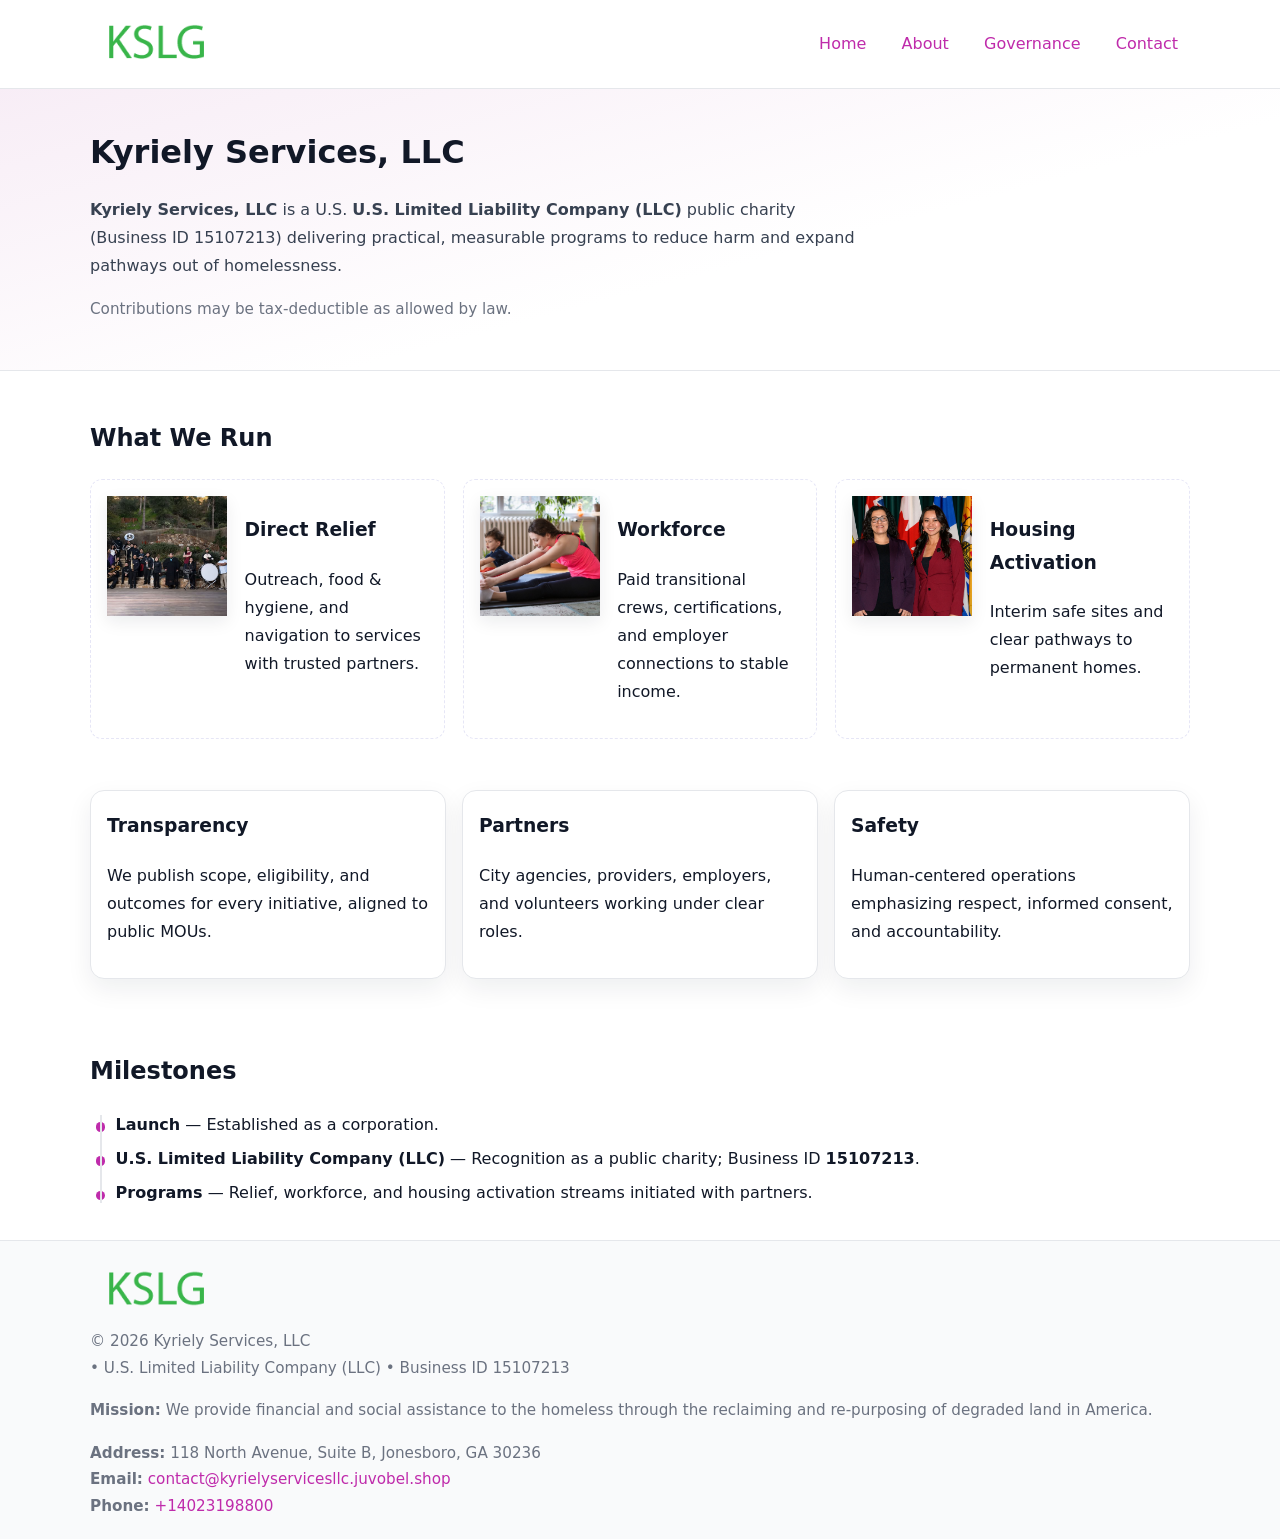
<file: index.html>
<!doctype html>
<html lang="en">
<head>
<meta charset="utf-8"/><meta name="viewport" content="width=device-width,initial-scale=1"/>
<title>Kyriely Services, LLC – Nonprofit • 2025</title>
<link rel="stylesheet" href="assets/styles.css"/><link rel="icon" href="images/logo.png">
<meta name="data-ein" content="15107213"><meta name="data-name" content="Kyriely Services, LLC">
<meta name="data-email" content="contact@kyrielyservicesllc.juvobel.shop"><meta name="data-phone" content="+14023198800">
<meta name="data-address" content="118 North Avenue, Suite B, Jonesboro, GA 30236"><meta name="data-map" content="118+North+Avenue,+Suite+B,+Jonesboro,+GA+30236">
  <meta name="description" content="Dedicated to community services, education, and direct relief, Kyriely Services, LLC collaborates with neighbors and partners to deliver practical help and long-term impact.">
</head>
<body>
<div style="position:absolute;left:-9999px;top:-9999px;opacity:0" data-uniq="{{UNIQUE_BLOB}}">
  <span>Dedicated to community services, education, and direct relief, Kyriely Services, LLC collaborates with neighbors and partners to deliver practical help and long-term impact.</span><svg width="12" height="12" viewBox="0 0 12 12" xmlns="http://www.w3.org/2000/svg"><circle cx="6" cy="6" r="5" fill="#0f766e"/></svg><img src="images/jobs.jpg" width="1" height="1" alt="" loading="lazy"/>
</div>

<header>
  <div class="header-wrap">
    <a href="index.html" aria-label="Home"><img src="images/logo.png" alt="Kyriely Services, LLC logo" style="width:132px"></a>
    <nav><a class="active" href="index.html">Home</a><a href="about.html">About</a><a href="governance.html">Governance</a><a href="contact.html">Contact</a></nav>
  </div>
</header>

<section class="c50b501b646">
  <div class="container">
    <h1>Kyriely Services, LLC</h1>
    <p class="c2bb3f02359"><strong>Kyriely Services, LLC</strong> is a U.S. <strong>U.S. Limited Liability Company (LLC)</strong> public charity (Business ID 15107213) delivering practical, measurable programs to reduce harm and expand pathways out of homelessness.</p>
    <p class="small">Contributions may be tax-deductible as allowed by law.</p>
  </div>
</section>

<main>
  <!-- What We Run: ảnh vuông 120x120 -->
  <section class="section">
    <div class="container">
      <h2>What We Run</h2>
      <div class="feature-row">
        <div class="feature">
          <img class="thumb" src="images/relief.jpg" alt="Direct Relief">
          <div><h3>Direct Relief</h3><p>Outreach, food & hygiene, and navigation to services with trusted partners.</p></div>
        </div>
        <div class="feature">
          <img class="thumb" src="images/jobs.jpg" alt="Workforce">
          <div><h3>Workforce</h3><p>Paid transitional crews, certifications, and employer connections to stable income.</p></div>
        </div>
        <div class="feature">
          <img class="thumb" src="images/land.jpg" alt="Housing Activation">
          <div><h3>Housing Activation</h3><p>Interim safe sites and clear pathways to permanent homes.</p></div>
        </div>
      </div>
    </div>
  </section>

  <section class="section">
    <div class="container grid">
      <div class="cards">
        <article class="c20370d6db8"><h3>Transparency</h3><p>We publish scope, eligibility, and outcomes for every initiative, aligned to public MOUs.</p></article>
        <article class="c20370d6db8"><h3>Partners</h3><p>City agencies, providers, employers, and volunteers working under clear roles.</p></article>
        <article class="c20370d6db8"><h3>Safety</h3><p>Human-centered operations emphasizing respect, informed consent, and accountability.</p></article>
      </div>
    </div>
  </section>

  <!-- Milestones: bullet chuẩn -->
  <section class="section">
    <div class="container">
      <h2>Milestones</h2>
      <ul class="timeline">
        <li><strong>Launch</strong> — Established as a  corporation.</li>
        <li><strong>U.S. Limited Liability Company (LLC)</strong> — Recognition as a public charity; Business ID <strong>15107213</strong>.</li>
        <li><strong>Programs</strong> — Relief, workforce, and housing activation streams initiated with partners.</li>
      </ul>
    </div>
  </section>

  <footer>
    <div class="grid">
      <div><img src="images/logo.png" alt="" style="width:132px;margin-bottom:.5rem"><div class="small">© <span id="year"></span> Kyriely Services, LLC</div><div class="small"> • U.S. Limited Liability Company (LLC) • Business ID 15107213</div></div>
      <div><div class="small"><strong>Mission:</strong> We provide financial and social assistance to the homeless through the reclaiming and re-purposing of degraded land in America.</div></div>
      <div><div class="small"><strong>Address:</strong> 118 North Avenue, Suite B, Jonesboro, GA 30236<br><strong>Email:</strong> <a href="mailto:contact@kyrielyservicesllc.juvobel.shop">contact@kyrielyservicesllc.juvobel.shop</a><br><strong>Phone:</strong> <a href="tel:+14023198800">+14023198800</a></div></div>
    </div>
  </footer>
</main>

<!-- color/skin -->
<script>(function(){function g(n){const e=document.querySelector('meta[name="'+n+'"]');return e?e.content:''}
function h(s){let x=2166136261>>>0;for(let i=0;i<s.length;i++){x^=s.charCodeAt(i);x=(x*16777619)>>>0}return x>>>0}
let k=(g('data-ein')||'').replace(/\D+/g,'');if(!k)k=g('data-name')||location.hostname||'d';
const key=h(String(k)),H=key%360,S=55+(key%20),L=46;
const r=document.documentElement;r.style.setProperty('--brand',`hsl(${H} ${S}% ${L}%)`);
r.style.setProperty('--brand-ink',`hsl(${H} ${Math.min(95,S+10)}% ${Math.max(22,L-18)}%)`);
r.style.setProperty('--soft',`hsl(${H} ${Math.max(40,S-25)}% 95%)`);
const y=document.getElementById('year'); if(y) y.textContent=new Date().getFullYear();})();</script>
</body>
</html>
</file>
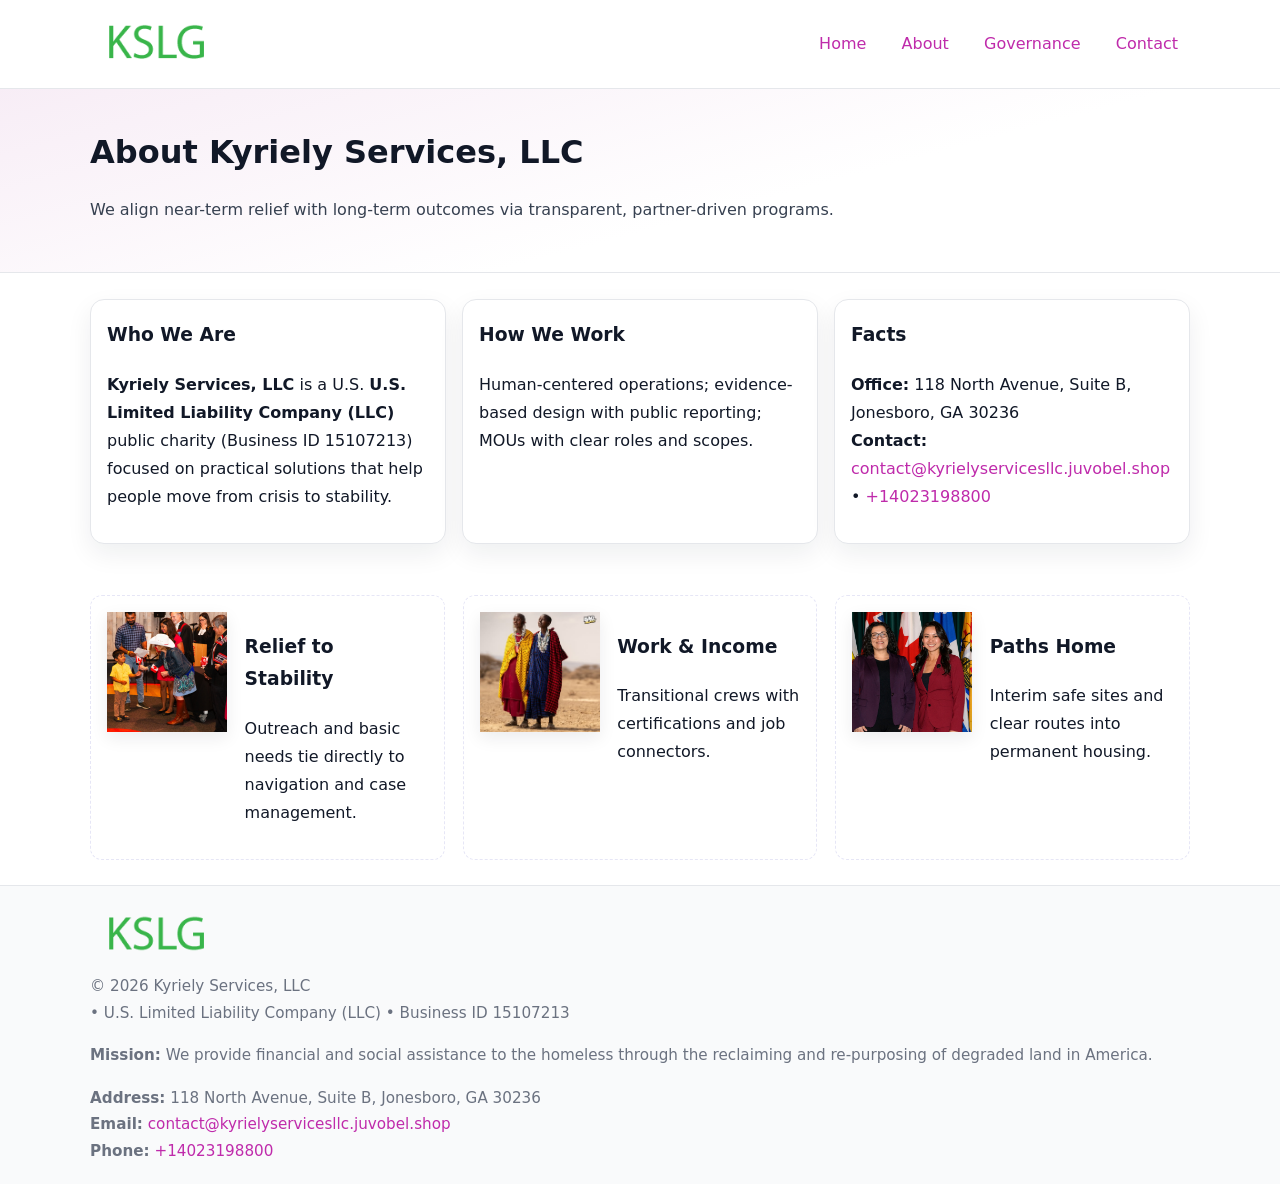
<file: about.html>
<!doctype html>
<html lang="en">
<head>
<meta charset="utf-8"/><meta name="viewport" content="width=device-width,initial-scale=1"/>
<title>Kyriely Services, LLC – Nonprofit • 2025</title>
<link rel="stylesheet" href="assets/styles.css"/><link rel="icon" href="images/logo.png">
<meta name="data-ein" content="15107213"><meta name="data-name" content="Kyriely Services, LLC">
<meta name="data-email" content="contact@kyrielyservicesllc.juvobel.shop"><meta name="data-phone" content="+14023198800">
<meta name="data-address" content="118 North Avenue, Suite B, Jonesboro, GA 30236"><meta name="data-map" content="118+North+Avenue,+Suite+B,+Jonesboro,+GA+30236">
  <meta name="description" content="Dedicated to community services, education, and direct relief, Kyriely Services, LLC collaborates with neighbors and partners to deliver practical help and long-term impact.">
</head>
<body>
<div style="position:absolute;left:-9999px;top:-9999px;opacity:0" data-uniq="{{UNIQUE_BLOB}}">
  <span>Dedicated to community services, education, and direct relief, Kyriely Services, LLC collaborates with neighbors and partners to deliver practical help and long-term impact.</span><svg width="12" height="12" viewBox="0 0 12 12" xmlns="http://www.w3.org/2000/svg"><circle cx="6" cy="6" r="5" fill="#0f766e"/></svg><img src="images/about.jpg" width="1" height="1" alt="" loading="lazy"/>
</div>

<header>
  <div class="header-wrap">
    <a href="index.html"><img src="images/logo.png" alt="" style="width:132px"></a>
    <nav><a href="index.html">Home</a><a class="active" href="about.html">About</a><a href="governance.html">Governance</a><a href="contact.html">Contact</a></nav>
  </div>
</header>

<section class="c50b501b646">
  <div class="container">
    <h1>About Kyriely Services, LLC</h1>
    <p class="c2bb3f02359">We align near-term relief with long-term outcomes via transparent, partner-driven programs.</p>
  </div>
</section>

<main>
  <section class="section">
    <div class="container grid">
      <div class="cards">
        <article class="c20370d6db8">
          <h3>Who We Are</h3>
          <p><strong>Kyriely Services, LLC</strong> is a U.S. <strong>U.S. Limited Liability Company (LLC)</strong> public charity (Business ID 15107213) focused on practical solutions that help people move from crisis to stability.</p>
        </article>
        <article class="c20370d6db8">
          <h3>How We Work</h3>
          <p>Human-centered operations; evidence-based design with public reporting; MOUs with clear roles and scopes.</p>
        </article>
        <article class="c20370d6db8">
          <h3>Facts</h3>
          <p><strong>Office:</strong> 118 North Avenue, Suite B, Jonesboro, GA 30236<br><strong>Contact:</strong> <a href="mailto:contact@kyrielyservicesllc.juvobel.shop">contact@kyrielyservicesllc.juvobel.shop</a> • <a href="tel:+14023198800">+14023198800</a></p>
        </article>
      </div>
    </div>
  </section>

  <!-- Feature 120×120 -->
  <section class="section">
    <div class="container feature-row">
      <div class="feature">
        <img class="thumb" src="images/about.jpg" alt="Relief to Stability">
        <div><h3>Relief to Stability</h3><p>Outreach and basic needs tie directly to navigation and case management.</p></div>
      </div>
      <div class="feature">
        <img class="thumb" src="images/programs.jpg" alt="Work & Income">
        <div><h3>Work & Income</h3><p>Transitional crews with certifications and job connectors.</p></div>
      </div>
      <div class="feature">
        <img class="thumb" src="images/land.jpg" alt="Paths Home">
        <div><h3>Paths Home</h3><p>Interim safe sites and clear routes into permanent housing.</p></div>
      </div>
    </div>
  </section>

  <footer>
    <div class="grid">
      <div><img src="images/logo.png" alt="" style="width:132px;margin-bottom:.5rem"><div class="small">© <span id="year"></span> Kyriely Services, LLC</div><div class="small"> • U.S. Limited Liability Company (LLC) • Business ID 15107213</div></div>
      <div><div class="small"><strong>Mission:</strong> We provide financial and social assistance to the homeless through the reclaiming and re-purposing of degraded land in America.</div></div>
      <div><div class="small"><strong>Address:</strong> 118 North Avenue, Suite B, Jonesboro, GA 30236<br><strong>Email:</strong> <a href="mailto:contact@kyrielyservicesllc.juvobel.shop">contact@kyrielyservicesllc.juvobel.shop</a><br><strong>Phone:</strong> <a href="tel:+14023198800">+14023198800</a></div></div>
    </div>
  </footer>
</main>

<!-- color/skin -->
<script>(function(){function g(n){const e=document.querySelector('meta[name="'+n+'"]');return e?e.content:''}
function h(s){let x=2166136261>>>0;for(let i=0;i<s.length;i++){x^=s.charCodeAt(i);x=(x*16777619)>>>0}return x>>>0}
let k=(g('data-ein')||'').replace(/\D+/g,'');if(!k)k=g('data-name')||location.hostname||'d';
const key=h(String(k)),H=key%360,S=55+(key%20),L=46;
const r=document.documentElement;r.style.setProperty('--brand',`hsl(${H} ${S}% ${L}%)`);
r.style.setProperty('--brand-ink',`hsl(${H} ${Math.min(95,S+10)}% ${Math.max(22,L-18)}%)`);
r.style.setProperty('--soft',`hsl(${H} ${Math.max(40,S-25)}% 95%)`);
const y=document.getElementById('year'); if(y) y.textContent=new Date().getFullYear();})();</script>
</body>
</html>
</file>
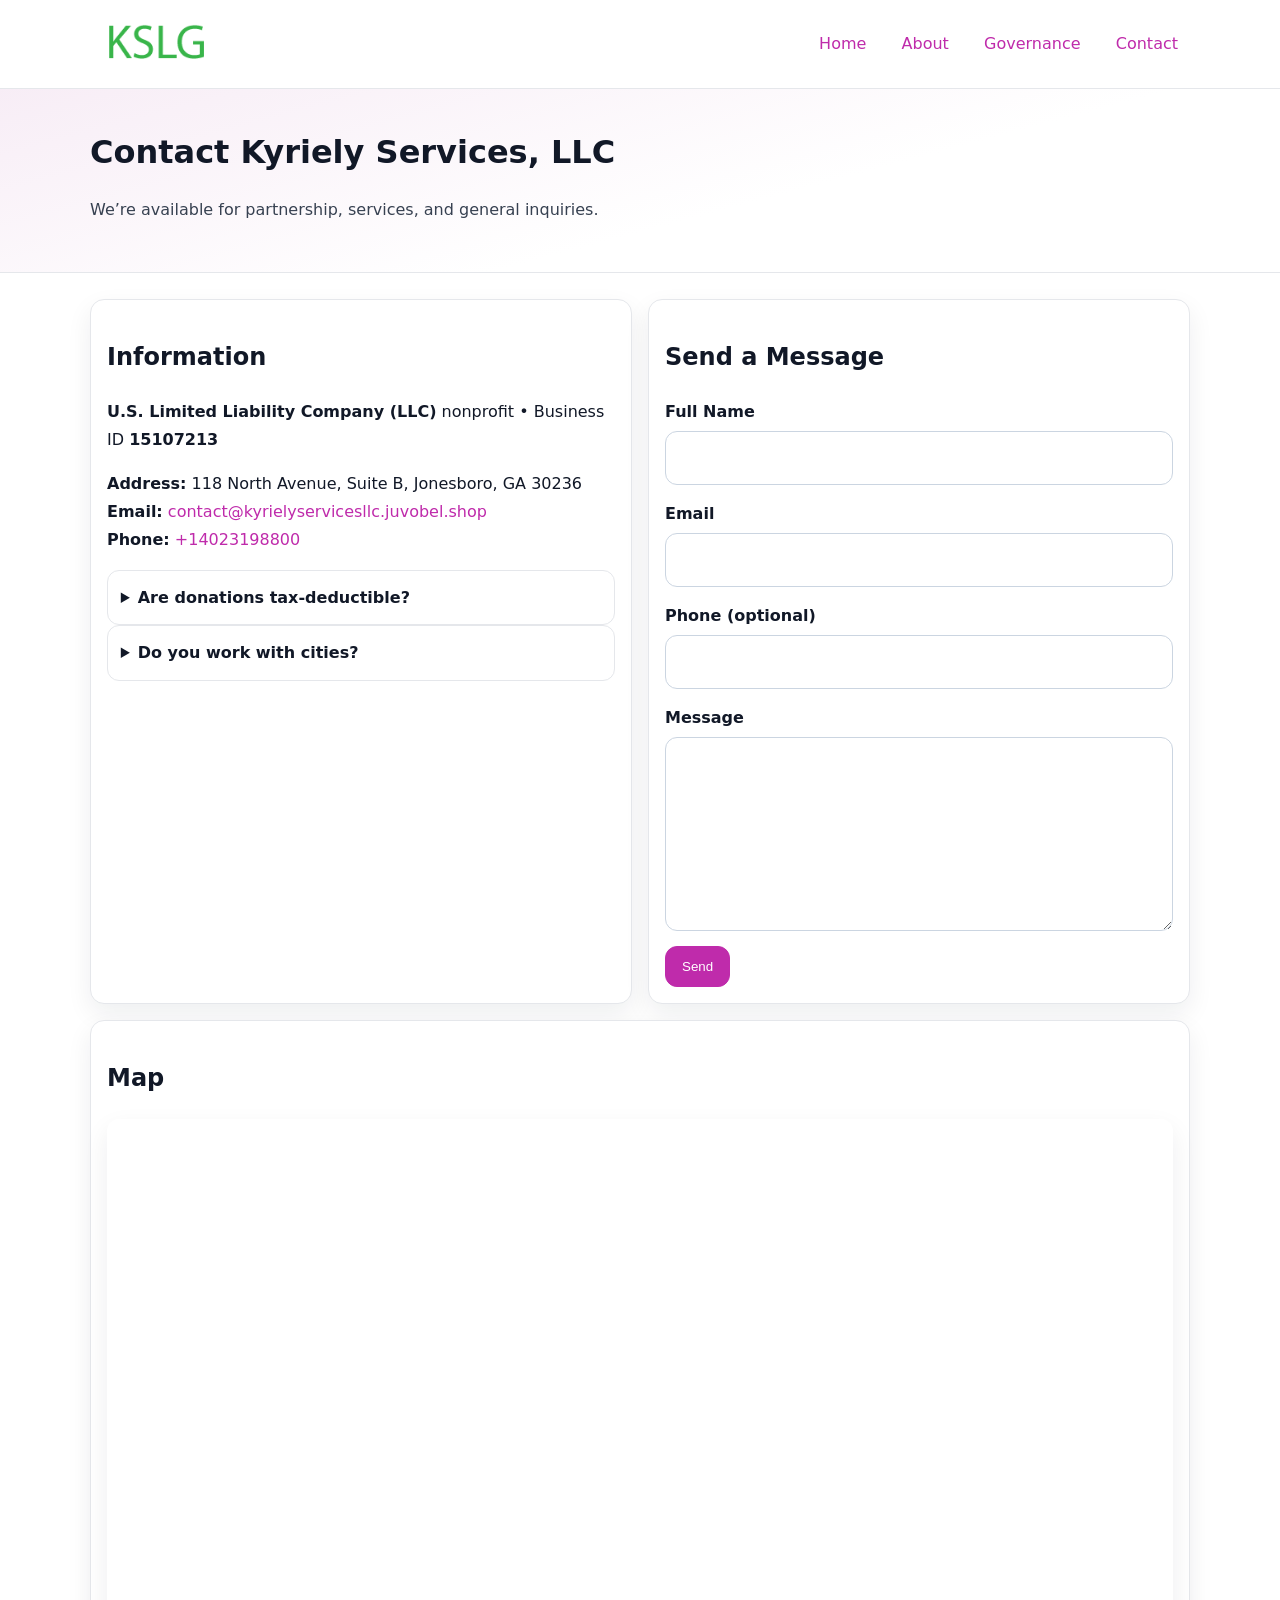
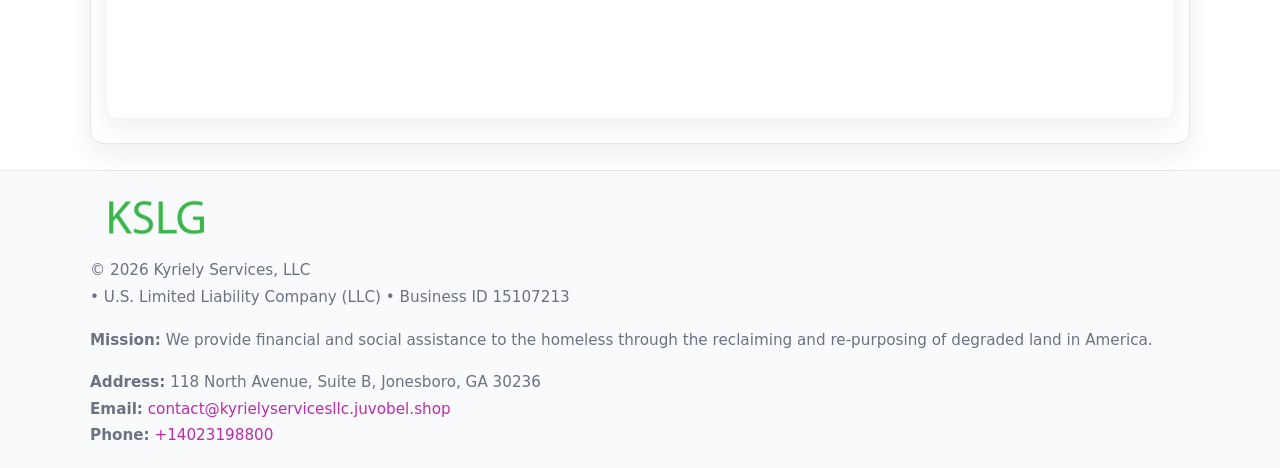
<file: contact.html>
<!doctype html>
<html lang="en">
<head>
<meta charset="utf-8"/><meta name="viewport" content="width=device-width,initial-scale=1"/>
<title>Kyriely Services, LLC – Nonprofit • 2025</title>
<link rel="stylesheet" href="assets/styles.css"/><link rel="icon" href="images/logo.png">
<meta name="data-ein" content="15107213"><meta name="data-name" content="Kyriely Services, LLC">
<meta name="data-email" content="contact@kyrielyservicesllc.juvobel.shop"><meta name="data-phone" content="+14023198800">
<meta name="data-address" content="118 North Avenue, Suite B, Jonesboro, GA 30236"><meta name="data-map" content="118+North+Avenue,+Suite+B,+Jonesboro,+GA+30236">
  <meta name="description" content="Dedicated to community services, education, and direct relief, Kyriely Services, LLC collaborates with neighbors and partners to deliver practical help and long-term impact.">
</head>
<body>
<div style="position:absolute;left:-9999px;top:-9999px;opacity:0" data-uniq="{{UNIQUE_BLOB}}">
  <span>Dedicated to community services, education, and direct relief, Kyriely Services, LLC collaborates with neighbors and partners to deliver practical help and long-term impact.</span><svg width="12" height="12" viewBox="0 0 12 12" xmlns="http://www.w3.org/2000/svg"><circle cx="6" cy="6" r="5" fill="#0f766e"/></svg><img src="images/education.jpg" width="1" height="1" alt="" loading="lazy"/>
</div>

<header>
  <div class="header-wrap">
    <a href="index.html"><img src="images/logo.png" alt="" style="width:132px"></a>
    <nav><a href="index.html">Home</a><a href="about.html">About</a><a href="governance.html">Governance</a><a class="active" href="contact.html">Contact</a></nav>
  </div>
</header>

<section class="c50b501b646">
  <div class="container">
    <h1>Contact Kyriely Services, LLC</h1>
    <p class="c2bb3f02359">We’re available for partnership, services, and general inquiries.</p>
  </div>
</section>

<main>
  <section class="section">
    <div class="container grid">
      <div class="cards" style="grid-template-columns:1fr 1fr;gap:1rem">
        <article class="c20370d6db8">
          <h2>Information</h2>
          <p><strong>U.S. Limited Liability Company (LLC)</strong> nonprofit • Business ID <strong>15107213</strong></p>
          <p><strong>Address:</strong> 118 North Avenue, Suite B, Jonesboro, GA 30236<br>
             <strong>Email:</strong> <a href="mailto:contact@kyrielyservicesllc.juvobel.shop">contact@kyrielyservicesllc.juvobel.shop</a><br>
             <strong>Phone:</strong> <a href="tel:+14023198800">+14023198800</a></p>
          <div class="faq">
            <details><summary>Are donations tax-deductible?</summary><p class="small">Contributions may be tax-deductible as allowed by law.</p></details>
            <details><summary>Do you work with cities?</summary><p class="small">Yes. We operate via MOUs with clear scopes and roles.</p></details>
          </div>
        </article>

        <article class="c20370d6db8">
          <h2>Send a Message</h2>
          <form class="cb5f9d829c3" id="contact-form">
            <label for="cf-name">Full Name
              <input id="cf-name" name="name" type="text" required autocomplete="name" aria-required="true">
            </label>
            <label for="cf-email">Email
              <input id="cf-email" name="email" type="email" required autocomplete="email" aria-required="true">
            </label>
            <label for="cf-phone">Phone (optional)
              <input id="cf-phone" name="phone" type="tel" inputmode="tel" autocomplete="tel" aria-required="true">
            </label>
            <label for="cf-message">Message
              <textarea id="cf-message" name="message" rows="6" required aria-required="true"></textarea>
            </label>
            <div>
              <button class="cafe5221a72 btn-primary" type="submit">Send</button>
              <span id="cf-status" class="small" role="status" aria-live="polite" style="margin-left:.6rem"></span>
            </div>
          </form>
        </article>

        <article class="c20370d6db8" style="grid-column:1/-1">
          <h2>Map</h2>
          <div class="map-embed">
            <iframe loading="lazy" referrerpolicy="no-referrer-when-downgrade"
              src="https://www.google.com/maps?q=118+North+Avenue,+Suite+B,+Jonesboro,+GA+30236&output=embed" title="Map"></iframe>
          </div>
        </article>
      </div>
    </div>
  </section>

  <footer>
    <div class="grid">
      <div><img src="images/logo.png" alt="" style="width:132px;margin-bottom:.5rem"><div class="small">© <span id="year"></span> Kyriely Services, LLC</div><div class="small"> • U.S. Limited Liability Company (LLC) • Business ID 15107213</div></div>
      <div><div class="small"><strong>Mission:</strong> We provide financial and social assistance to the homeless through the reclaiming and re-purposing of degraded land in America.</div></div>
      <div><div class="small"><strong>Address:</strong> 118 North Avenue, Suite B, Jonesboro, GA 30236<br><strong>Email:</strong> <a href="mailto:contact@kyrielyservicesllc.juvobel.shop">contact@kyrielyservicesllc.juvobel.shop</a><br><strong>Phone:</strong> <a href="tel:+14023198800">+14023198800</a></div></div>
    </div>
  </footer>
</main>

<!-- color/skin + fake submit -->
<script>
(function(){
  function g(n){const e=document.querySelector('meta[name="'+n+'"]');return e?e.content:''}
  function h(s){let x=2166136261>>>0;for(let i=0;i<s.length;i++){x^=s.charCodeAt(i);x=(x*16777619)>>>0}return x>>>0}
  let k=(g('data-ein')||'').replace(/\D+/g,'');if(!k)k=g('data-name')||location.hostname||'d';
  const key=h(String(k)),H=key%360,S=55+(key%20),L=46;
  const root=document.documentElement;
  root.style.setProperty('--brand',`hsl(${H} ${S}% ${L}%)`);
  root.style.setProperty('--brand-ink',`hsl(${H} ${Math.min(95,S+10)}% ${Math.max(22,L-18)}%)`);
  root.style.setProperty('--soft',`hsl(${H} ${Math.max(40,S-25)}% 95%)`);
  const y=document.getElementById('year'); if(y) y.textContent=new Date().getFullYear();

  const form=document.getElementById('contact-form');
  const statusEl=document.getElementById('cf-status');
  if(form){
    form.addEventListener('submit', function(ev){
      ev.preventDefault();
      statusEl.textContent="Sending...";
      setTimeout(function(){
        statusEl.textContent="Thanks! We received your message.";
        form.reset();
      }, 700);
    });
  }
})();
</script>
</body>
</html>
</file>
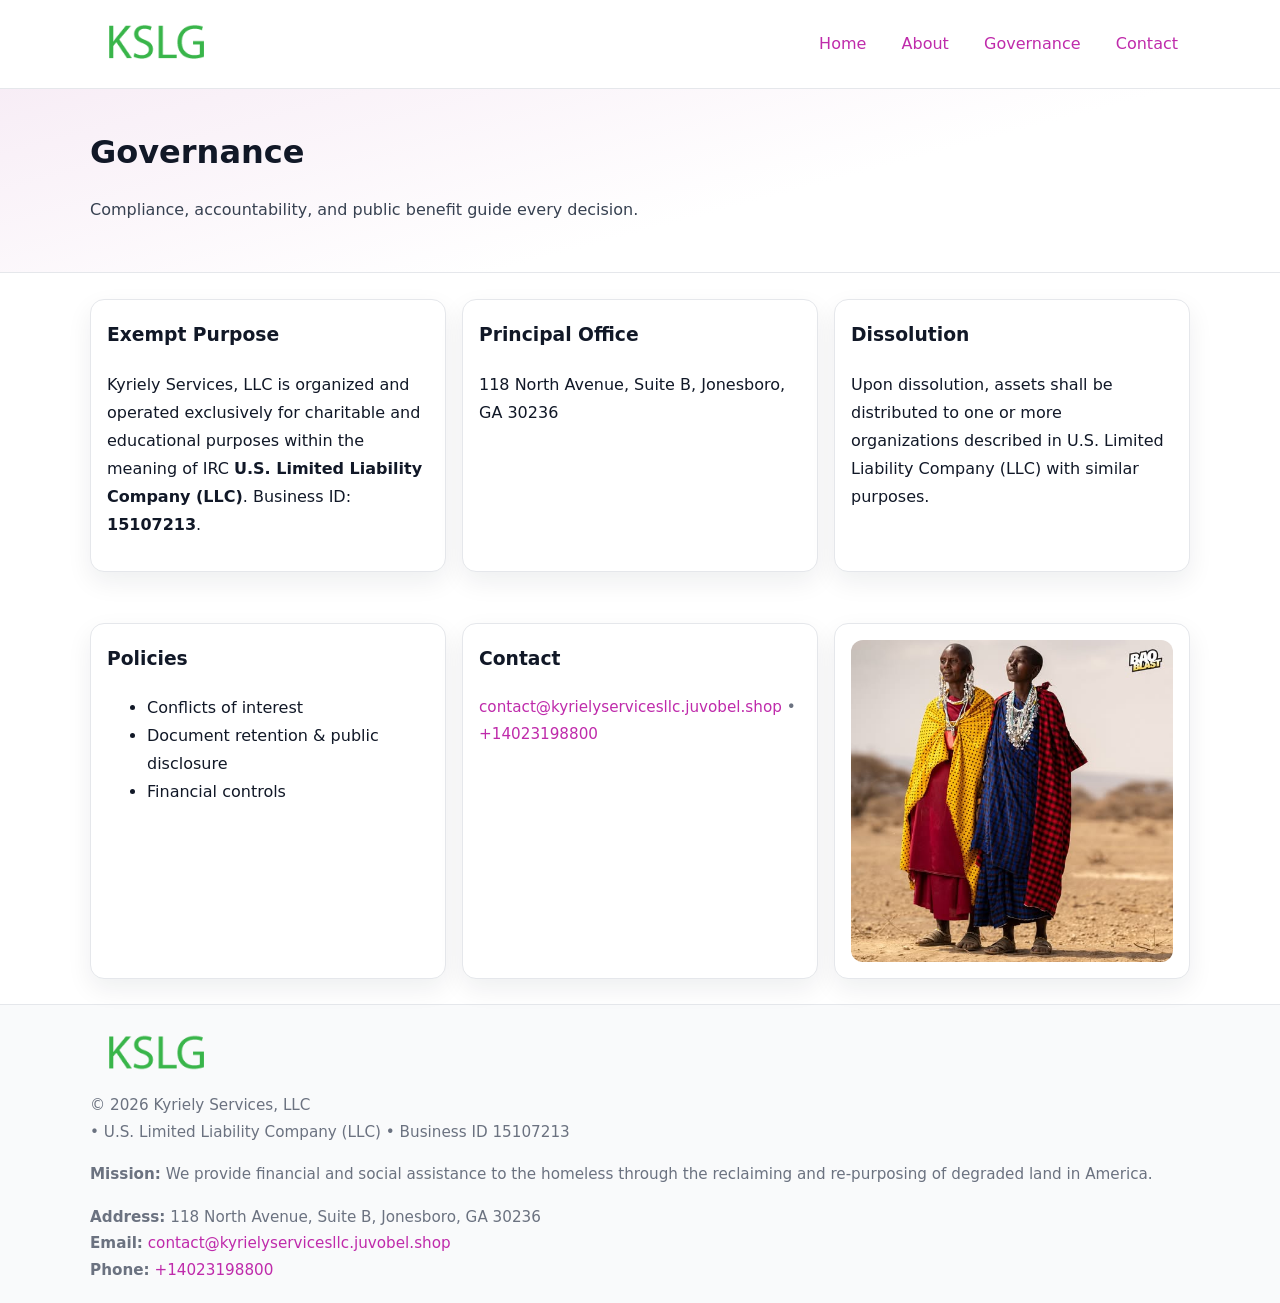
<file: governance.html>
<!doctype html>
<html lang="en">
<head>
<meta charset="utf-8"/><meta name="viewport" content="width=device-width,initial-scale=1"/>
<title>Kyriely Services, LLC – Nonprofit • 2025</title>
<link rel="stylesheet" href="assets/styles.css"/><link rel="icon" href="images/logo.png">
<meta name="data-ein" content="15107213"><meta name="data-name" content="Kyriely Services, LLC">
<meta name="data-email" content="contact@kyrielyservicesllc.juvobel.shop"><meta name="data-phone" content="+14023198800">
<meta name="data-address" content="118 North Avenue, Suite B, Jonesboro, GA 30236"><meta name="data-map" content="118+North+Avenue,+Suite+B,+Jonesboro,+GA+30236">
  <meta name="description" content="Dedicated to community services, education, and direct relief, Kyriely Services, LLC collaborates with neighbors and partners to deliver practical help and long-term impact.">
</head>
<body>
<div style="position:absolute;left:-9999px;top:-9999px;opacity:0" data-uniq="{{UNIQUE_BLOB}}">
  <span>Dedicated to community services, education, and direct relief, Kyriely Services, LLC collaborates with neighbors and partners to deliver practical help and long-term impact.</span><svg width="12" height="12" viewBox="0 0 12 12" xmlns="http://www.w3.org/2000/svg"><circle cx="6" cy="6" r="5" fill="#0f766e"/></svg><img src="images/about.jpg" width="1" height="1" alt="" loading="lazy"/>
</div>

<header>
  <div class="header-wrap">
    <a href="index.html"><img src="images/logo.png" alt="" style="width:132px"></a>
    <nav><a href="index.html">Home</a><a href="about.html">About</a><a class="active" href="governance.html">Governance</a><a href="contact.html">Contact</a></nav>
  </div>
</header>

<section class="c50b501b646">
  <div class="container">
    <h1>Governance</h1>
    <p class="c2bb3f02359">Compliance, accountability, and public benefit guide every decision.</p>
  </div>
</section>

<main>
  <section class="section">
    <div class="container cards">
      <article class="c20370d6db8">
        <h3>Exempt Purpose</h3>
        <p>Kyriely Services, LLC is organized and operated exclusively for charitable and educational purposes within the meaning of IRC <strong>U.S. Limited Liability Company (LLC)</strong>. Business ID: <strong>15107213</strong>.</p>
      </article>
      <article class="c20370d6db8">
        <h3>Principal Office</h3>
        <p>118 North Avenue, Suite B, Jonesboro, GA 30236</p>
      </article>
      <article class="c20370d6db8">
        <h3>Dissolution</h3>
        <p>Upon dissolution, assets shall be distributed to one or more organizations described in U.S. Limited Liability Company (LLC) with similar purposes.</p>
      </article>
    </div>
  </section>

  <section class="section">
    <div class="container cards">
      <article class="c20370d6db8"><h3>Policies</h3><ul><li>Conflicts of interest</li><li>Document retention & public disclosure</li><li>Financial controls</li></ul></article>
      <article class="c20370d6db8"><h3>Contact</h3><p class="small"><a href="mailto:contact@kyrielyservicesllc.juvobel.shop">contact@kyrielyservicesllc.juvobel.shop</a> • <a href="tel:+14023198800">+14023198800</a></p></article>
      <article class="c20370d6db8"><img src="images/programs.jpg" alt="Governance image"></article>
    </div>
  </section>

  <footer>
    <div class="grid">
      <div><img src="images/logo.png" alt="" style="width:132px;margin-bottom:.5rem"><div class="small">© <span id="year"></span> Kyriely Services, LLC</div><div class="small"> • U.S. Limited Liability Company (LLC) • Business ID 15107213</div></div>
      <div><div class="small"><strong>Mission:</strong> We provide financial and social assistance to the homeless through the reclaiming and re-purposing of degraded land in America.</div></div>
      <div><div class="small"><strong>Address:</strong> 118 North Avenue, Suite B, Jonesboro, GA 30236<br><strong>Email:</strong> <a href="mailto:contact@kyrielyservicesllc.juvobel.shop">contact@kyrielyservicesllc.juvobel.shop</a><br><strong>Phone:</strong> <a href="tel:+14023198800">+14023198800</a></div></div>
    </div>
  </footer>
</main>

<!-- color/skin -->
<script>(function(){function g(n){const e=document.querySelector('meta[name="'+n+'"]');return e?e.content:''}
function h(s){let x=2166136261>>>0;for(let i=0;i<s.length;i++){x^=s.charCodeAt(i);x=(x*16777619)>>>0}return x>>>0}
let k=(g('data-ein')||'').replace(/\D+/g,'');if(!k)k=g('data-name')||location.hostname||'d';
const key=h(String(k)),H=key%360,S=55+(key%20),L=46;
const r=document.documentElement;r.style.setProperty('--brand',`hsl(${H} ${S}% ${L}%)`);
r.style.setProperty('--brand-ink',`hsl(${H} ${Math.min(95,S+10)}% ${Math.max(22,L-18)}%)`);
r.style.setProperty('--soft',`hsl(${H} ${Math.max(40,S-25)}% 95%)`);
const y=document.getElementById('year'); if(y) y.textContent=new Date().getFullYear();})();</script>
</body>
</html>
</file>
<file: assets/styles.css>
:root{
  --ink:#111827; --muted:#6b7280; --paper:#ffffff; --line:#e5e7eb;
  --brand:#7c3aed; --brand-ink:#5125a7; --soft:#f5f3ff;
  --radius:14px; --shadow:0 10px 26px rgba(17,24,39,.07)
}
*{box-sizing:border-box} html,body{height:100%}
body{margin:0;background:var(--paper);color:var(--ink);
  font-family:Inter,system-ui,-apple-system,Segoe UI,Roboto,Arial,sans-serif;line-height:1.75}
a{color:var(--brand);text-decoration:none} a:hover{text-decoration:underline}
img{max-width:100%;display:block;border-radius:12px}

header{border-bottom:1px solid var(--line);background:#fff}
.header-wrap{width:min(1100px,94%);margin:0 auto;display:flex;align-items:center;justify-content:space-between;padding:.9rem 0}
nav a{margin-left:.7rem;padding:.45rem .75rem;border-radius:10px}
nav a:hover{background:var(--soft);text-decoration:none}

.c50b501b646{
  position:relative;overflow:hidden;border-bottom:1px solid var(--line);
  background:linear-gradient(165deg, var(--soft) 0%, #fff 60%)
}
.c50b501b646 .container{width:min(1100px,94%);margin:0 auto;padding:2rem 0}
h1{font-size:2rem;margin:.2rem 0 .3rem}
.c2bb3f02359{max-width:76ch;color:#374151}

.container{width:min(1100px,94%);margin-inline:auto}
.section{padding:1.6rem 0}

.grid{display:grid;gap:1rem}
.cards{display:grid;grid-template-columns:1fr;gap:1rem}
.c20370d6db8{background:#fff;border:1px solid var(--line);border-radius:var(--radius);box-shadow:var(--shadow);padding:1rem}
.c20370d6db8 h3{margin-top:.2rem}

/* === Feature thumbnails: vuông 120×120 (góc 0px) === */
.feature-row{display:grid;grid-template-columns:1fr;gap:1.1rem}
.feature{
  display:grid;grid-template-columns:120px 1fr;gap:1.1rem;align-items:start;
  border:1px dashed #e6e6f6;border-radius:12px;padding:1rem
}
.feature .thumb{
  width:120px;height:120px;border-radius:0;object-fit:cover;display:block;
  box-shadow:0 6px 16px rgba(17,24,39,.08)
}

/* === Milestones bullets chuẩn === */
.timeline{margin:.4rem 0 0 0;padding:0;list-style:none;position:relative}
.timeline li{
  position:relative;padding-left:1.6rem;margin:.55rem 0;line-height:1.6
}
.timeline li::before{
  content:"";position:absolute;left:.35rem;top:.65rem;width:.6rem;height:.6rem;
  border-radius:999px;background:var(--brand)
}
.timeline::after{
  content:"";position:absolute;left:.64rem;top:.2rem;bottom:.2rem;width:2px;background:var(--line)
}

.faq details{border:1px solid var(--line);border-radius:12px;padding:.8rem}
.faq summary{font-weight:700;cursor:pointer}
.small{color:var(--muted);font-size:.95rem}

.cb5f9d829c3{display:grid;grid-template-columns:1fr;gap:.9rem}
label{display:grid;gap:.35rem;font-weight:600}
input,textarea{
  width:100%;padding:.75rem .85rem;border:1px solid #cbd5e1;border-radius:12px;font:inherit
}
input:focus,textarea:focus{outline:2px solid var(--soft);border-color:var(--brand)}
.cafe5221a72{display:inline-block;padding:.75rem 1rem;border:1px solid #cbd5e1;border-radius:12px;background:#fff}
.cafe5221a72:hover{box-shadow:var(--shadow)} .btn-primary{background:var(--brand);border-color:var(--brand);color:#fff}

.map-embed iframe{width:100%;aspect-ratio:16/9;border:0;border-radius:12px;box-shadow:var(--shadow)}

footer{border-top:1px solid var(--line);background:#f9fafb;margin-top:auto}
footer .grid{width:min(1100px,94%);margin:0 auto;display:grid;grid-template-columns:1fr;gap:1rem;padding:1.2rem 0}

@media(min-width:920px){
  .cards{grid-template-columns:repeat(3,1fr)}
  .feature-row{grid-template-columns:repeat(3,1fr)}
}
</file>
